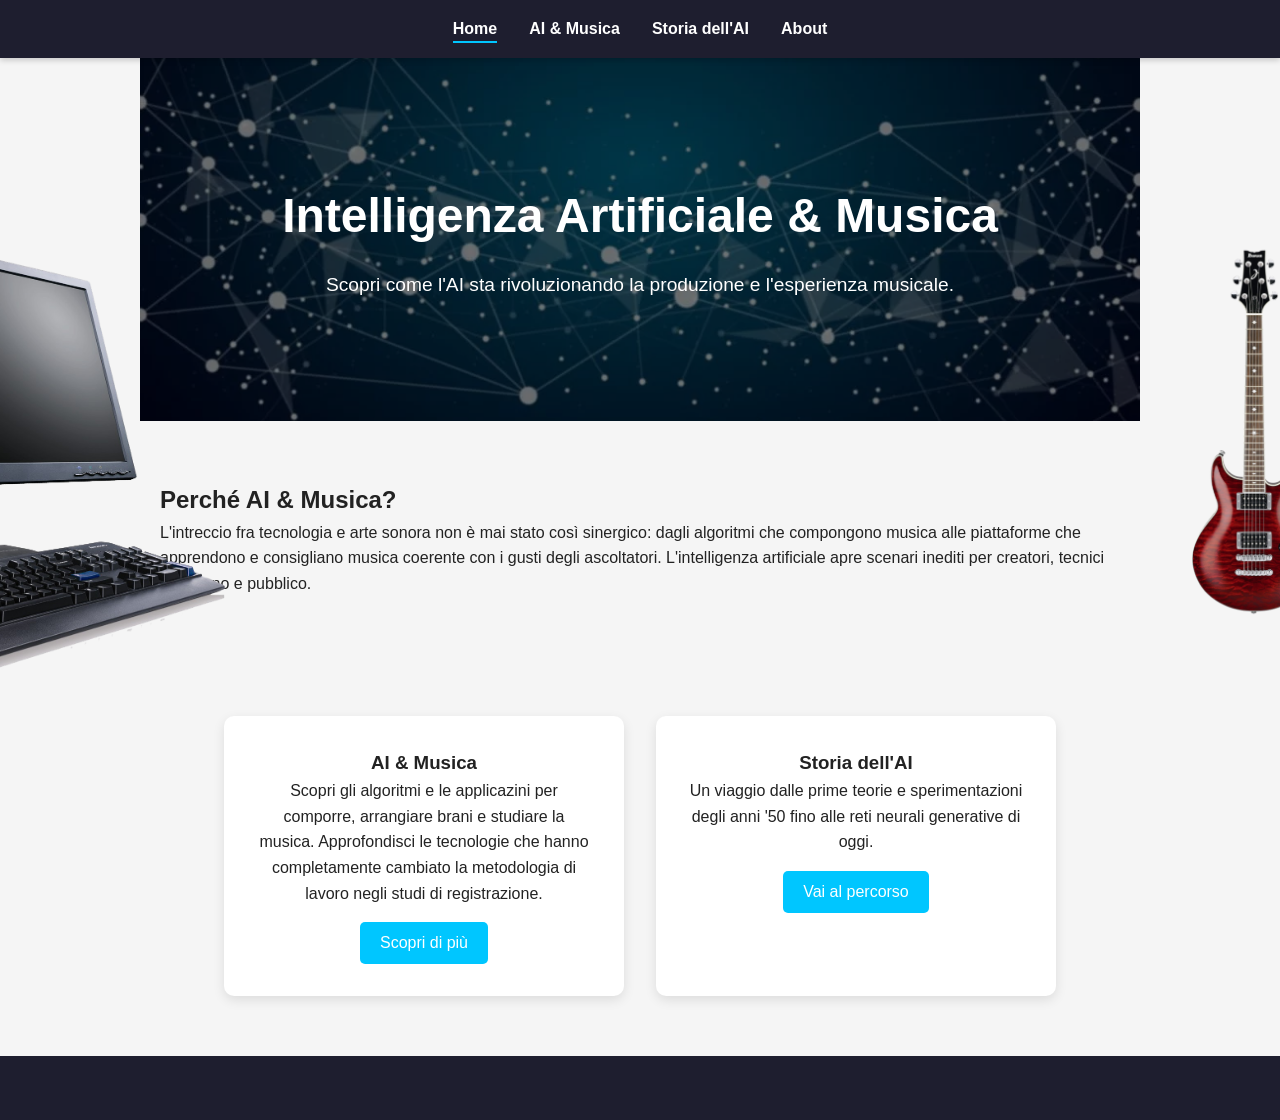
<file: index.html>
<!DOCTYPE html>
<html lang="it">
<head>
  <meta charset="UTF-8" />
  <meta name="viewport" content="width=device-width, initial-scale=1.0" />
  <title>AI & Musica | Home</title>
  <meta name="description" content="Approfondisci come l'intelligenza artificiale sta trasformando la musica: composizione, produzione, storia e prospettive future." />
  <link rel="preload" href="computer.png" as="image">
  <link rel="preload" href="chitarra.png" as="image">
  <link rel="stylesheet" href="style.css" />
  <link rel="icon" href="favicon.ico" type="image/x-icon">
</head>
<body>
  <header>
    <nav class="navbar">
      <ul class="nav-list">
        <li><a href="home.html" class="active">Home</a></li>
        <li><a href="ai-musica.html">AI & Musica</a></li>
        <li><a href="storia-ai.html">Storia dell'AI</a></li>
        <li><a href="about.html">About</a></li>
      </ul>
    </nav>
  </header>

  <main>
    <section class="hero">
      <h1>Intelligenza Artificiale &amp; Musica</h1>
      <p>Scopri come l'AI sta rivoluzionando la produzione e l'esperienza musicale.</p>
    </section>

    <section class="overview">
      <h2>Perché AI &amp; Musica?</h2>
      <p>L'intreccio fra tecnologia e arte sonora non è mai stato così sinergico: dagli algoritmi che compongono musica alle piattaforme che apprendono e consigliano musica coerente con i gusti degli ascoltatori.
	  L'intelligenza artificiale apre scenari inediti per creatori, tecnici del suono e pubblico.</p>
    </section>

    <section class="cards">
      <article class="card">
        <h3>AI &amp; Musica</h3>
        <p>Scopri gli algoritmi e le applicazini per comporre, arrangiare brani e studiare la musica. Approfondisci le
		tecnologie che hanno completamente cambiato la metodologia di lavoro negli studi di registrazione.</p>
        <a class="button" href="ai-musica.html">Scopri di più</a>
      </article>
      <article class="card">
        <h3>Storia dell'AI</h3>
        <p>Un viaggio dalle prime teorie e sperimentazioni degli anni '50 fino alle reti neurali generative di oggi.</p>
        <a class="button" href="storia-ai.html">Vai al percorso</a>
      </article>
    </section>
  </main>

  <footer>
    <!--<p>&copy; 2025 AI & Musica. Tutti i diritti riservati.</p>-->
  </footer>
</body>
</html>
</file>
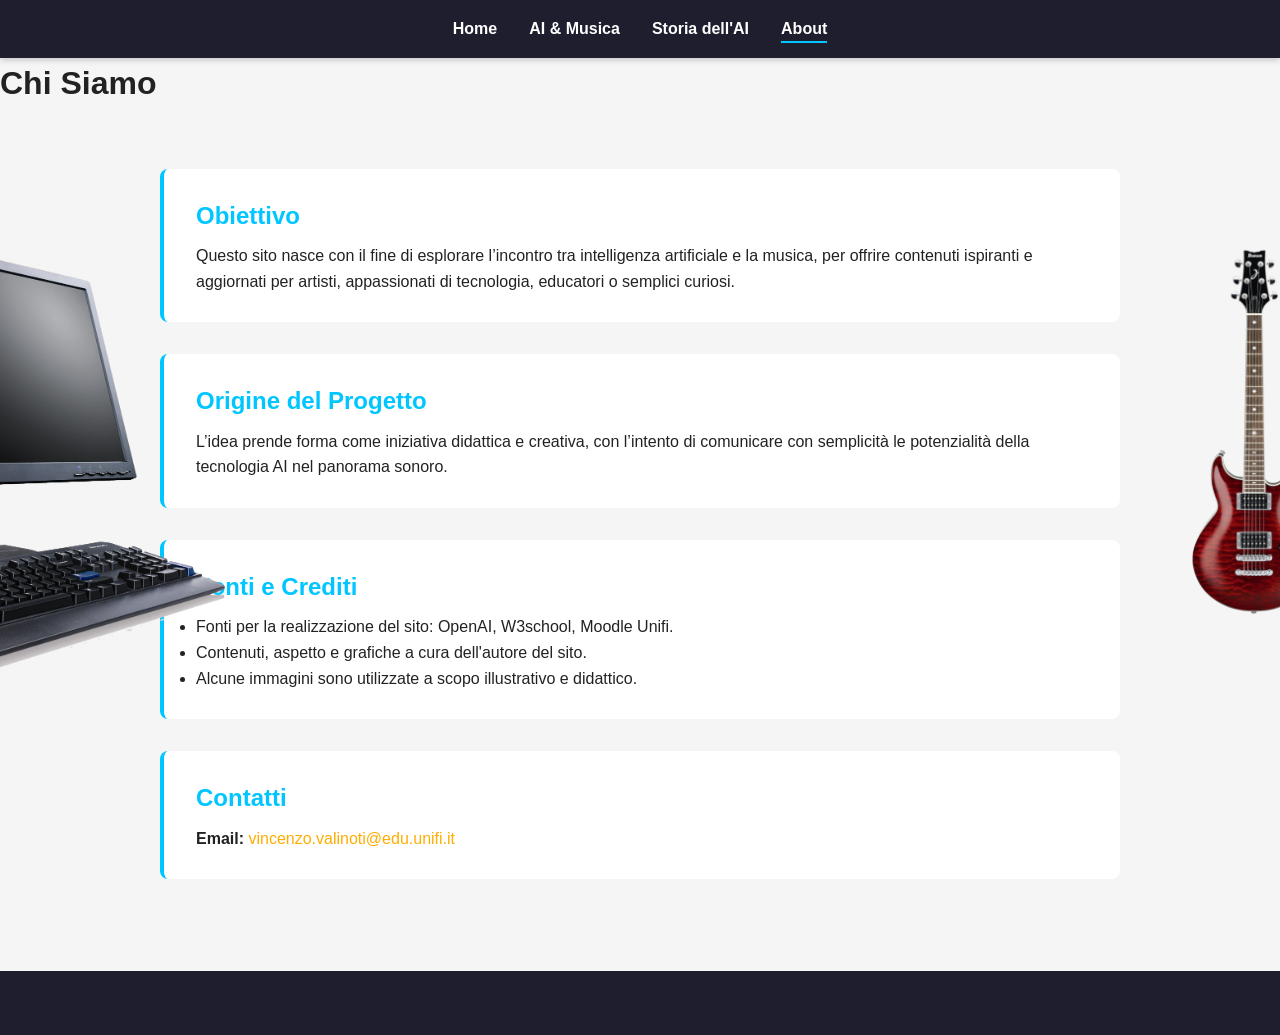
<file: about.html>
<!DOCTYPE html>
<html lang="it">
<head>
  <meta charset="UTF-8" />
  <meta name="viewport" content="width=device-width, initial-scale=1.0" />
  <title>AI & Musica | About</title>
  <link rel="preload" href="computer.png" as="image">
  <link rel="preload" href="chitarra.png" as="image">
  <link rel="stylesheet" href="style.css" />
  <link rel="icon" href="favicon.ico" type="image/x-icon">
</head>
<body>
  <header>
    <nav class="navbar">
      <ul class="nav-list">
        <li><a href="home.html">Home</a></li>
        <li><a href="ai-musica.html">AI & Musica</a></li>
        <li><a href="storia-ai.html">Storia dell'AI</a></li>
        <li><a href="about.html" class="active">About</a></li>
      </ul>
    </nav>
  </header>

  <main>
    <h1>Chi Siamo</h1>

    <section class="timeline">
      <article>
        <h2>Obiettivo</h2>
        <p>Questo sito nasce con il fine di esplorare l’incontro tra intelligenza artificiale e la musica, per offrire contenuti ispiranti e aggiornati per artisti, appassionati di tecnologia, educatori o semplici curiosi.</p>
      </article>

      <article>
        <h2>Origine del Progetto</h2>
        <p>L’idea prende forma come iniziativa didattica e creativa, con l’intento di comunicare con semplicità le potenzialità della tecnologia AI nel panorama sonoro.</p>
      </article>

      <article>
        <h2>Fonti e Crediti</h2>
        <ul>
          <li>Fonti per la realizzazione del sito: OpenAI, W3school, Moodle Unifi.</li>
          <li>Contenuti, aspetto e grafiche a cura dell'autore del sito.</li>
          <li>Alcune immagini sono utilizzate a scopo illustrativo e didattico.</li>
        </ul>
      </article>

      <article>
        <h2>Contatti</h2>
         <p><strong>Email: </strong><a href="mailto:vincenzo.valinoti@edu.unifi.it">vincenzo.valinoti@edu.unifi.it</p>
      </article>
    </section>
  </main>

  <footer>
    <!--<p>&copy; 2025 AI & Musica. Tutti i diritti riservati.</p>-->
  </footer>
</body>
</html>
</file>
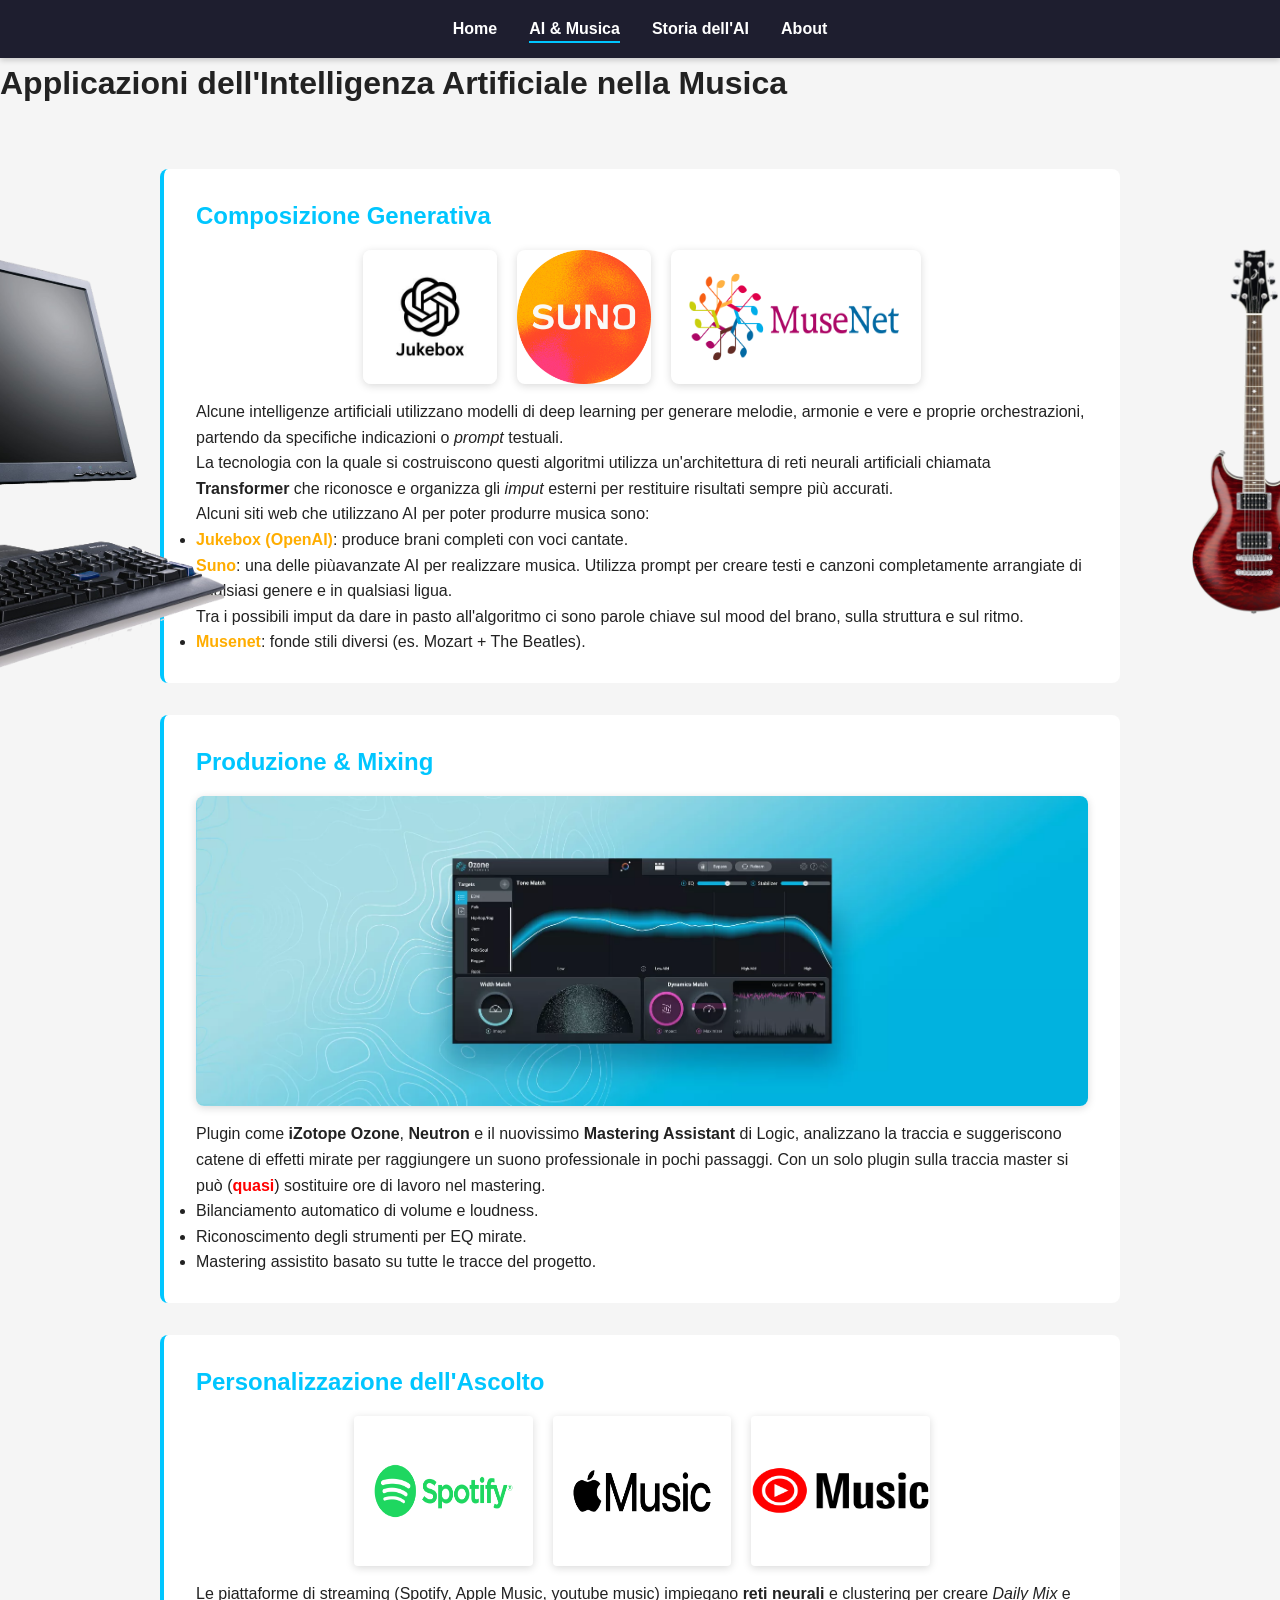
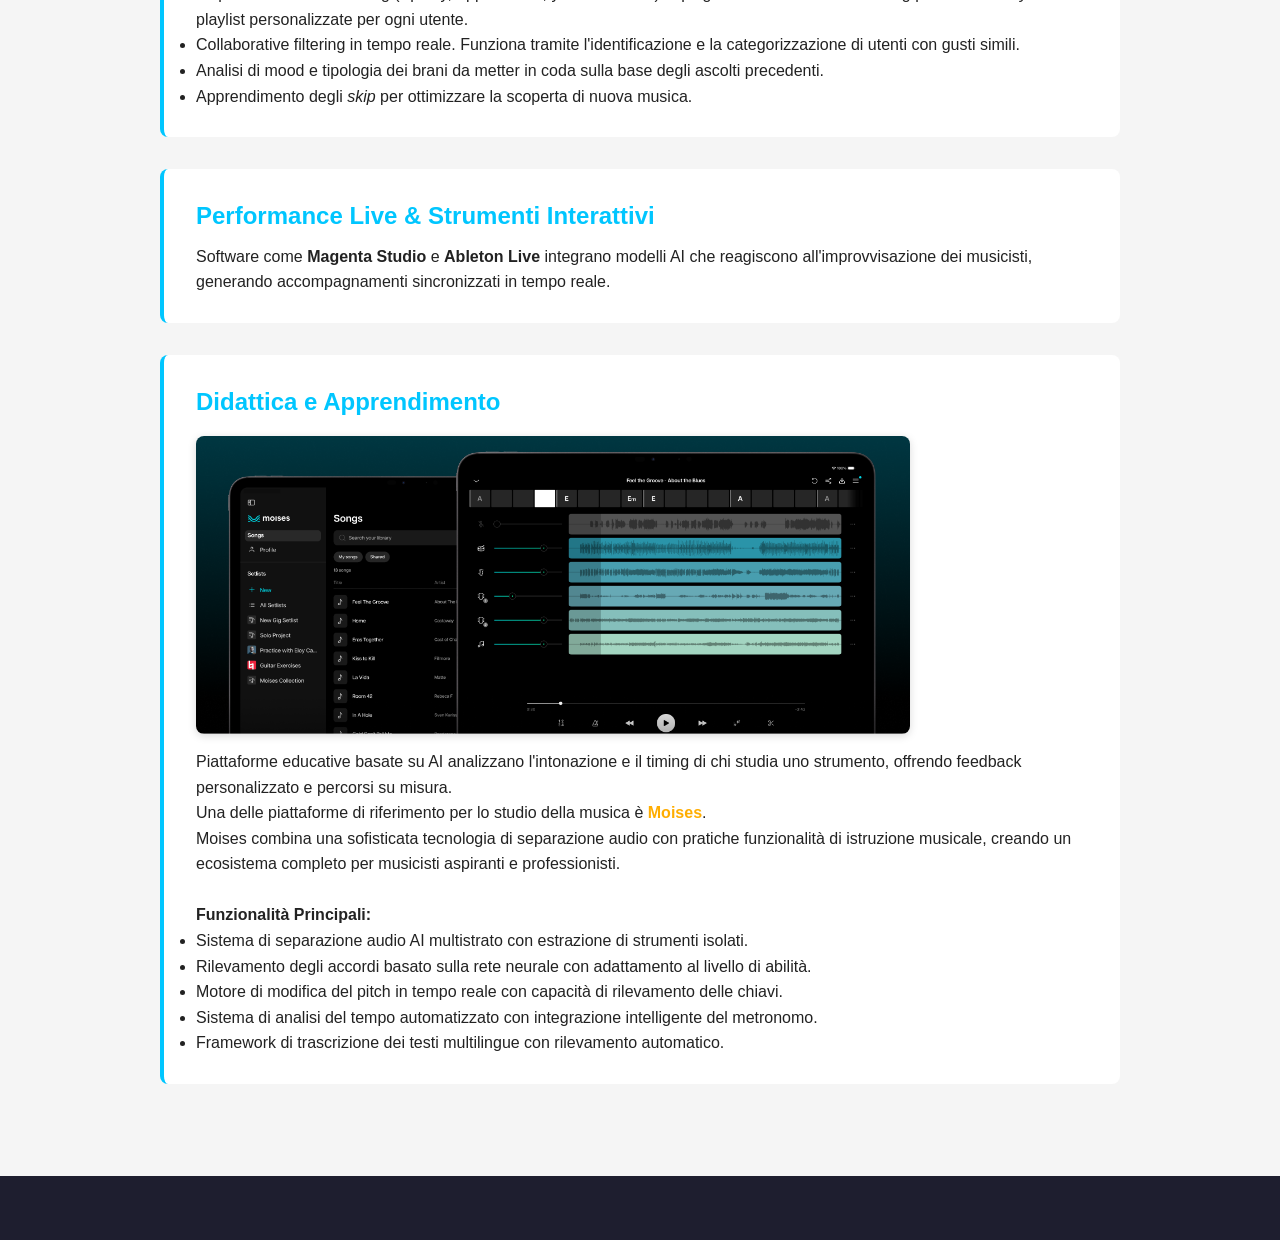
<file: ai-musica.html>
<!DOCTYPE html>
<html lang="it">
<head>
  <meta charset="UTF-8" />
  <meta name="viewport" content="width=device-width, initial-scale=1.0" />
  <title>AI & Musica | Applicazioni</title>
  <link rel="preload" href="computer.png" as="image">
  <link rel="preload" href="chitarra.png" as="image">
  <link rel="stylesheet" href="style.css" />
  <link rel="icon" href="favicon.ico" type="image/x-icon">
</head>
<body>
  <header>
    <nav class="navbar">
      <ul class="nav-list">
        <li><a href="home.html">Home</a></li>
        <li><a href="ai-musica.html" class="active">AI & Musica</a></li>
        <li><a href="storia-ai.html">Storia dell'AI</a></li>
        <li><a href="about.html">About</a></li>
      </ul>
    </nav>
  </header>

  <main>
    <h1>Applicazioni dell'Intelligenza Artificiale nella Musica</h1>

    <section class="timeline">
      <article>
        <h2>Composizione Generativa</h2>
		<div class="galleria-affiancata">
		<img src="jukebox.jpg" alt="logo Jukebox" class="img-affiancata">
		<img src="suno.png" alt="logo Suno" class="img-affiancata">
		<img src="musenet.png" alt="logo MuseNet" class="img-affiancata" style="width:250px;">
		</div>
		
        <p>Alcune intelligenze artificiali utilizzano modelli di deep learning per generare melodie, armonie e vere e proprie orchestrazioni, partendo da specifiche indicazioni o <em>prompt</em> testuali.<br>
		La tecnologia con la quale si costruiscono questi algoritmi utilizza un'architettura di reti neurali artificiali chiamata <strong>Transformer</strong> che riconosce e organizza gli <em>imput</em> esterni per restituire risultati sempre più accurati.<br>
		Alcuni siti web che utilizzano AI per poter produrre musica sono:
		</p>
        <ul>
          <li><a href="https://openai.com/index/jukebox/" title="Apri Jukebox" target="_blank"><strong>Jukebox (OpenAI)</strong></a>: produce brani completi con voci cantate.</li>
          <li><a href="https://suno.com/" title="Apri Suno" target="_blank"><strong>Suno</strong></a>: una delle piùavanzate AI per realizzare musica. Utilizza prompt per creare testi e canzoni completamente arrangiate di qualsiasi genere e in qualsiasi ligua.<br>
		  Tra i possibili imput da dare in pasto all'algoritmo ci sono parole chiave sul mood del brano, sulla struttura e sul ritmo. </li>
          <li><a href="https://creativitywith.ai/musenet/" title="Apri MuseNet" target="_blank"><strong>Musenet</strong></a>: fonde stili diversi (es. Mozart + The Beatles).</li>
        </ul>
      </article>

      <article>
        <h2>Produzione &amp; Mixing</h2>
                <img src="ozone.webp" alt="screen ozone" class="immagine-articolo1">
				<p>Plugin come <strong>iZotope Ozone</strong>, <strong>Neutron</strong> e il nuovissimo <strong>Mastering Assistant</strong> di Logic,
				analizzano la traccia e suggeriscono catene di effetti mirate per raggiungere un suono professionale in pochi passaggi. 
				Con un solo plugin sulla traccia master si può (<span style="color: red;"><strong>quasi</strong></span>) sostituire ore di lavoro nel mastering. </p>
				
        <ul>
          <li>Bilanciamento automatico di volume e loudness.</li>
          <li>Riconoscimento degli strumenti per EQ mirate.</li>
          <li>Mastering assistito basato su tutte le tracce del progetto.</li>
        </ul>
      </article>

      <article>
        <h2>Personalizzazione dell'Ascolto</h2>
		<div class="galleria-affiancata1">
		<img src="spotify.png" alt="logo Spotify" class="img-affiancata1">
		<img src="applemusic.png" alt="logo Applemusic" class="img-affiancata1">
		<img src="youtmusic.png" alt="logo youtube Music" class="img-affiancata1">
		</div>
		
        <p>Le piattaforme di streaming (Spotify, Apple Music, youtube music) impiegano <strong>reti neurali</strong> e clustering per creare <em>Daily Mix</em> e playlist personalizzate per ogni utente.</p>
        <ul>
          <li>Collaborative filtering in tempo reale. Funziona tramite l'identificazione e la categorizzazione di utenti con gusti simili.</li>
          <li>Analisi di mood e tipologia dei brani da metter in coda sulla base degli ascolti precedenti.</li>
          <li>Apprendimento degli <em>skip</em> per ottimizzare la scoperta di nuova musica.</li>
        </ul>
      </article>

      <article>
        <h2>Performance Live &amp; Strumenti Interattivi</h2>
        <p>Software come <strong>Magenta Studio</strong> e <strong>Ableton Live</strong> integrano modelli AI che reagiscono all'improvvisazione dei musicisti, generando accompagnamenti sincronizzati in tempo reale.</p>
      </article>

      <article>
        <h2>Didattica e Apprendimento</h2>
		    <img src="Moises.png" alt="Moises screen" Title="app di Moises su tablet" class="immagine-articolo2">
        <p>Piattaforme educative basate su AI analizzano l'intonazione e il timing di chi studia uno strumento, offrendo feedback personalizzato e percorsi su misura.<br>
		Una delle piattaforme di riferimento per lo studio della musica è <a href="https://moises.ai/it/" target="_blank" title="Apri Moises"><strong>Moises</strong></a>.<br>
		Moises combina una sofisticata tecnologia di separazione audio con pratiche funzionalità di istruzione musicale, creando un ecosistema completo per musicisti aspiranti e professionisti.<br>
		<br>
		<strong>Funzionalità Principali:</strong>
		<ul>
            <li>Sistema di separazione audio AI multistrato con estrazione di strumenti isolati.</li>
			<li>Rilevamento degli accordi basato sulla rete neurale con adattamento al livello di abilità.</li>
			<li>Motore di modifica del pitch in tempo reale con capacità di rilevamento delle chiavi.</li>
			<li>Sistema di analisi del tempo automatizzato con integrazione intelligente del metronomo.</li>
			<li>Framework di trascrizione dei testi multilingue con rilevamento automatico.</li>
		</ul>
		</p>
      </article>
    </section>
  </main>

  <footer>
   <!--<p>&copy; 2025 AI & Musica. Tutti i diritti riservati.</p>-->
  </footer>
</body>
</html>
</file>
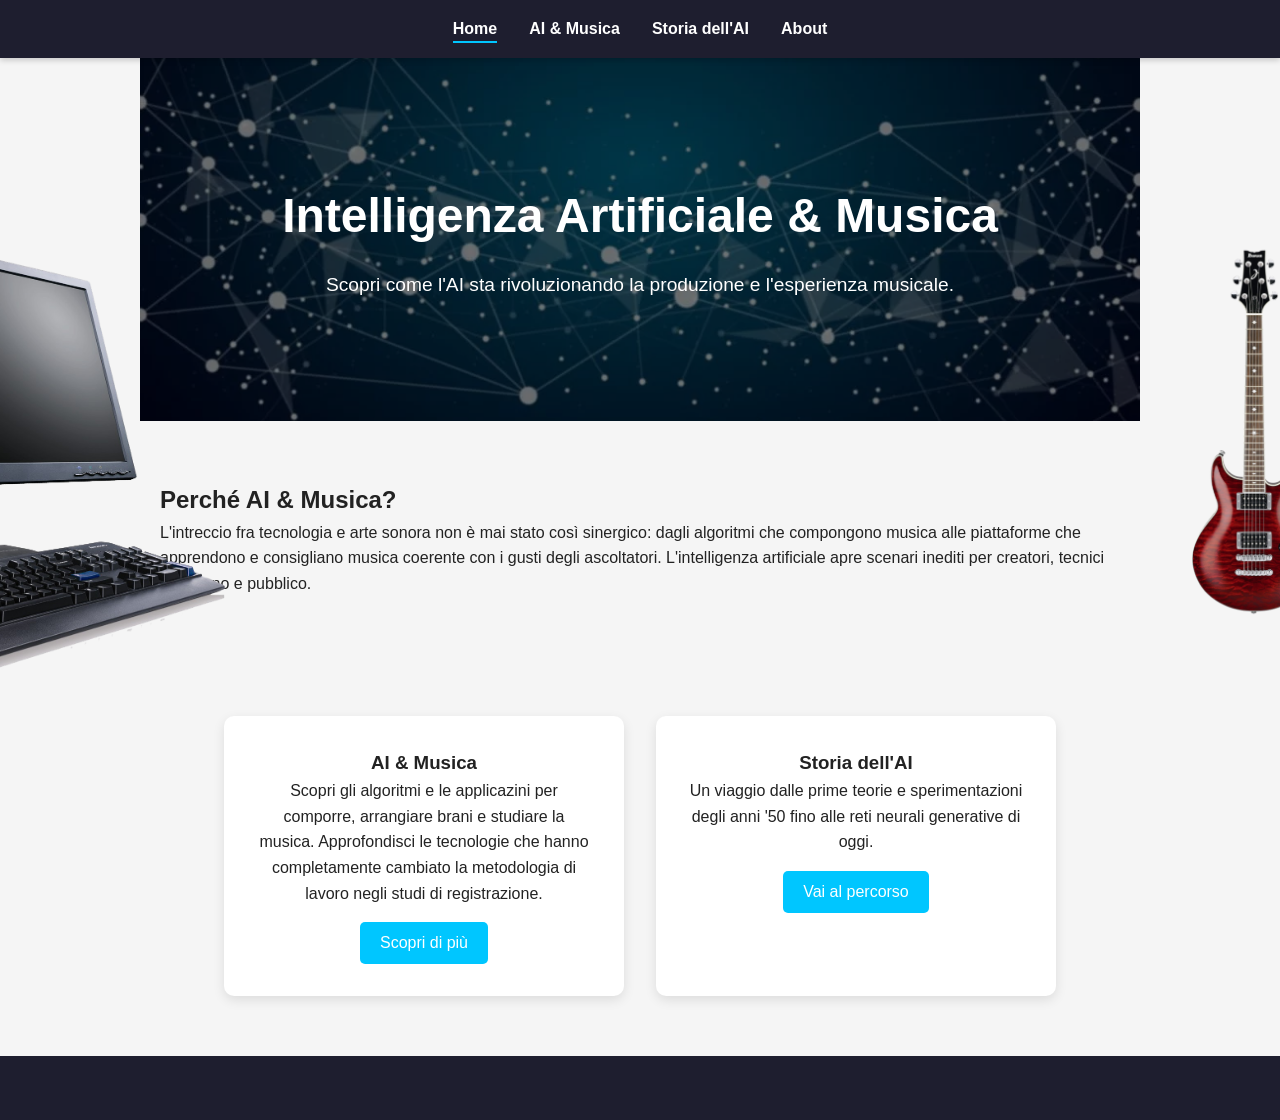
<file: home.html>
<!DOCTYPE html>
<html lang="it">
<head>
  <meta charset="UTF-8" />
  <meta name="viewport" content="width=device-width, initial-scale=1.0" />
  <title>AI & Musica | Home</title>
  <meta name="description" content="Approfondisci come l'intelligenza artificiale sta trasformando la musica: composizione, produzione, storia e prospettive future." />
  <link rel="preload" href="computer.png" as="image">
  <link rel="preload" href="chitarra.png" as="image">
  <link rel="stylesheet" href="style.css" />
  <link rel="icon" href="favicon.ico" type="image/x-icon">
</head>
<body>
  <header>
    <nav class="navbar">
      <ul class="nav-list">
        <li><a href="home.html" class="active">Home</a></li>
        <li><a href="ai-musica.html">AI & Musica</a></li>
        <li><a href="storia-ai.html">Storia dell'AI</a></li>
        <li><a href="about.html">About</a></li>
      </ul>
    </nav>
  </header>

  <main>
    <section class="hero">
      <h1>Intelligenza Artificiale &amp; Musica</h1>
      <p>Scopri come l'AI sta rivoluzionando la produzione e l'esperienza musicale.</p>
    </section>

    <section class="overview">
      <h2>Perché AI &amp; Musica?</h2>
      <p>L'intreccio fra tecnologia e arte sonora non è mai stato così sinergico: dagli algoritmi che compongono musica alle piattaforme che apprendono e consigliano musica coerente con i gusti degli ascoltatori.
	  L'intelligenza artificiale apre scenari inediti per creatori, tecnici del suono e pubblico.</p>
    </section>

    <section class="cards">
      <article class="card">
        <h3>AI &amp; Musica</h3>
        <p>Scopri gli algoritmi e le applicazini per comporre, arrangiare brani e studiare la musica. Approfondisci le
		tecnologie che hanno completamente cambiato la metodologia di lavoro negli studi di registrazione.</p>
        <a class="button" href="ai-musica.html">Scopri di più</a>
      </article>
      <article class="card">
        <h3>Storia dell'AI</h3>
        <p>Un viaggio dalle prime teorie e sperimentazioni degli anni '50 fino alle reti neurali generative di oggi.</p>
        <a class="button" href="storia-ai.html">Vai al percorso</a>
      </article>
    </section>
  </main>

  <footer>
    <!--<p>&copy; 2025 AI & Musica. Tutti i diritti riservati.</p>-->
  </footer>
</body>
</html>
</file>
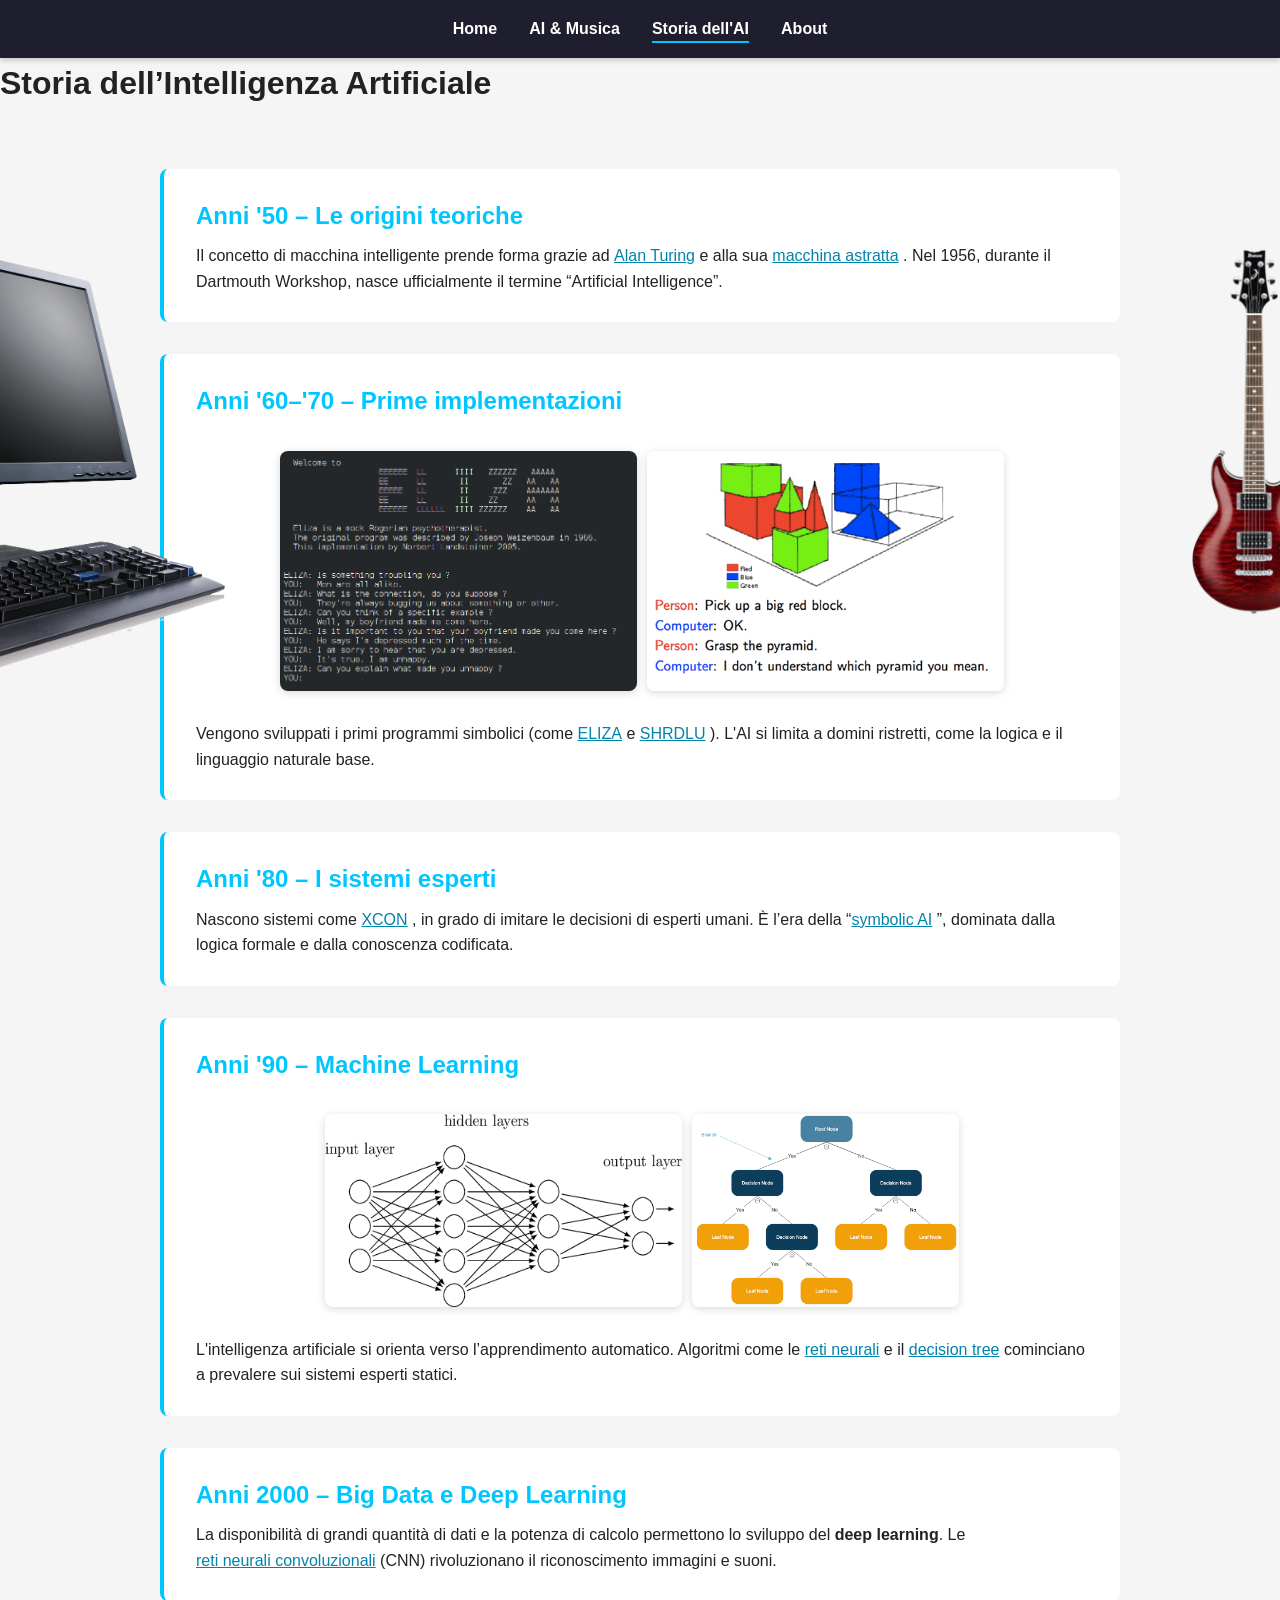
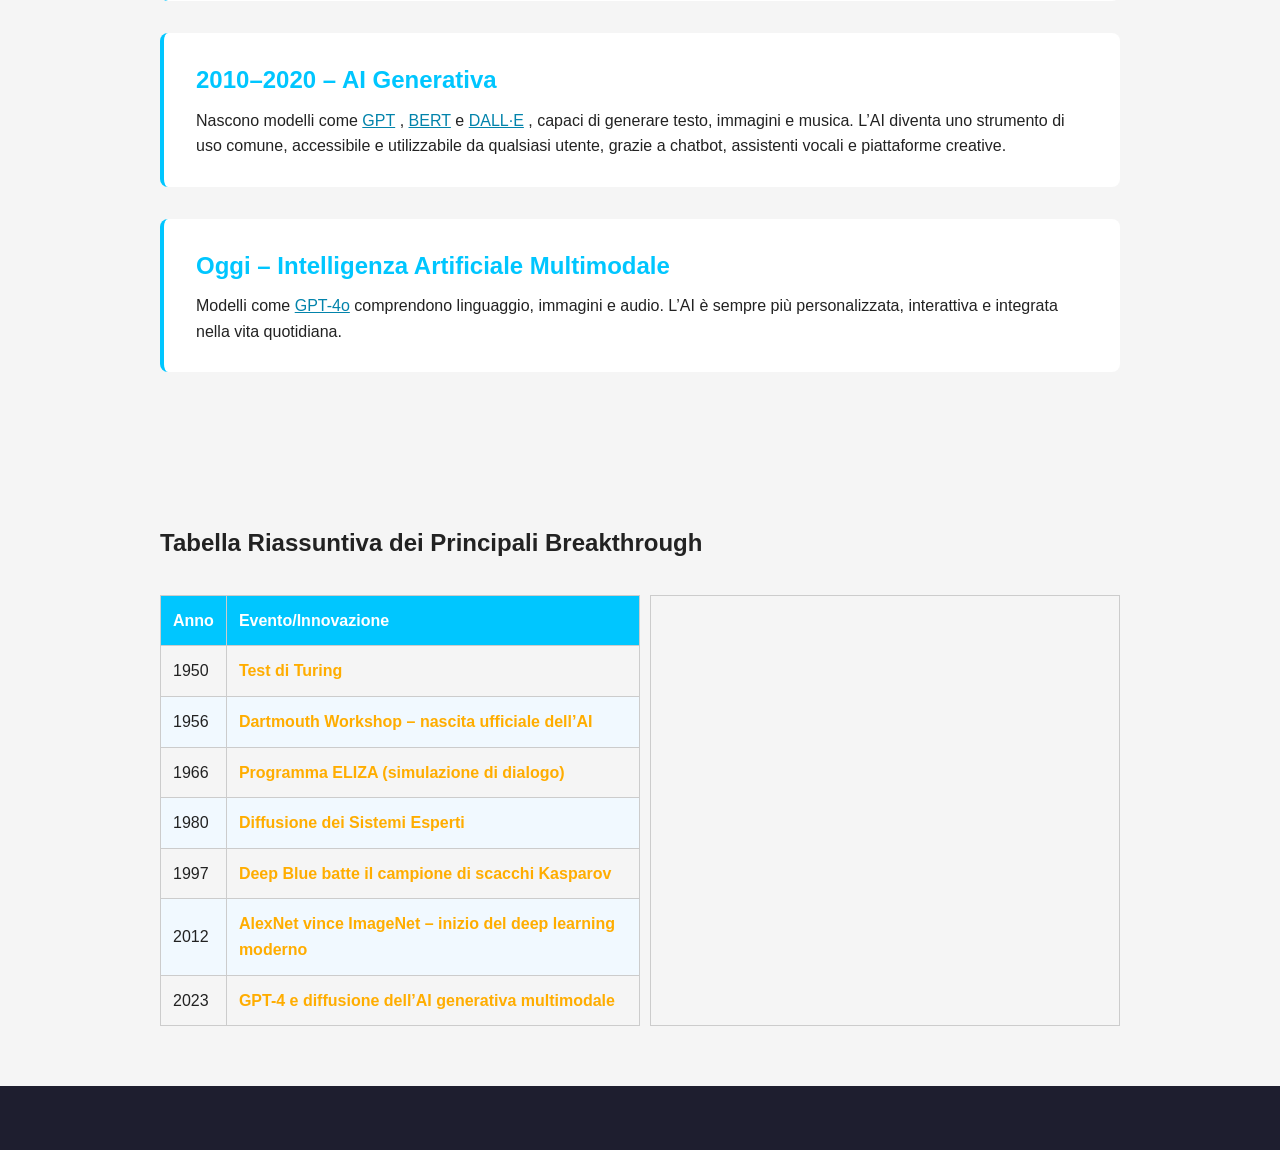
<file: storia-ai.html>
<!DOCTYPE html>
<html lang="it">
<head>
  <meta charset="UTF-8" />
  <meta name="viewport" content="width=device-width, initial-scale=1.0" />
  <title>Storia dell'Intelligenza Artificiale</title>
  <link rel="preload" href="computer.png" as="image">
  <link rel="preload" href="chitarra.png" as="image">
  <link rel="stylesheet" href="style.css" />
 <link rel="icon" href="favicon.ico" type="image/x-icon">
</head>
<body>
  <header>
    <nav class="navbar">
      <ul class="nav-list">
        <li><a href="home.html">Home</a></li>
        <li><a href="ai-musica.html">AI & Musica</a></li>
        <li><a href="storia-ai.html" class="active">Storia dell'AI</a></li>
        <li><a href="about.html">About</a></li>
      </ul>
    </nav>
  </header>

  <main>
    <h1>Storia dell’Intelligenza Artificiale</h1>

    <section class="timeline">
      <article>
        <h2>Anni '50 – Le origini teoriche</h2>
        <p>Il concetto di macchina intelligente prende forma grazie ad <span class="tooltip-parola">Alan Turing
		    <span class="tooltip-box">
			<img src="alanturing.jpg" alt="faccione di Alan Turing"
			<span class="Tooltip-descrizione">Alan Mathison Turing(1912-1954) è stato un matematico, logico, crittografo e filosofo britannico,
			considerato uno dei padri dell'informatica e uno dei più grandi matematici del XX secolo.</span>
			</span>
		</span>	
			e alla sua <span class="tooltip-parola">macchina astratta
			<span class="tooltip-box">
			<span class="Tooltip-descrizione">Una macchina di Turing (o più brevemente MdT, in inglese TM, da Turing machine) 
			è un modello matematico computazionale che descrive una macchina astratta che manipola (legge e scrive) i dati contenuti su un nastro di lunghezza potenzialmente infinita, 
			secondo un insieme prefissato di regole ben definite. A dispetto della sua apparente semplicità, 
			questo modello è in grado di simulare la logica di qualunque algoritmo eseguibile su un computer reale.</span>
			</span>
		</span>	
			
			. Nel 1956, durante il Dartmouth Workshop, nasce ufficialmente il termine “Artificial Intelligence”.
			</p>
      </article>

      <article>
        <h2>Anni '60–'70 – Prime implementazioni</h2>
		<div class="galleria-affiancata3">
		<img src="ELIZA.png" alt="conversazione con Eliza" title="conversazione con Eliza" class="immagine-articolo3">
		<img src="SHRDLU.png" alt="conversazione con SHRDLU" title="conversazione con SHRDLU" class="immagine-articolo3"> 
		</div>
        <p>Vengono sviluppati i primi programmi simbolici (come <span class="tooltip-parola">ELIZA
		<span class="tooltip-box">
			<span class="Tooltip-descrizione">ELIZA è un chatterbot scritto nel 1966 da Joseph Weizenbaum. Il bot consiste in un analizzatore lessicale e un insieme di regole (script) 
			che permettono al chatterbot di simulare una conversazione in inglese, gallese o tedesco.</span>
			</span>
		</span>	
			e <span class="tooltip-parola">SHRDLU
		<span class="tooltip-box">
			<span class="Tooltip-descrizione">SHRDLU è un programma di comprensione del linguaggio naturale sviluppato da Terry Winograd al MIT nel periodo 1968-1970. 
			È stato scritto nei linguaggi di programmazione Micro Planner e Lisp su un computer DEC PDP-6 e un terminale grafico DEC.</span>
		    </span>
		</span>	
		). L'AI si limita a domini ristretti, come la logica e il linguaggio naturale base.
		</p>
      </article>

      <article>
        <h2>Anni '80 – I sistemi esperti</h2>
        <p>Nascono sistemi come <span class="tooltip-parola">XCON
		<span class="tooltip-box">
			<span class="Tooltip-descrizione">1980.- Digital Equipment Corporations sviluppa R1 (noto anche come XCON), il primo sistema esperto commerciale di successo. 
			Progettato per configurare gli ordini per nuovi sistemi informatici, R1 dà il via a un boom di investimenti in sistemi esperti che durerà per gran parte del decennio.</span>
			</span>
		</span>	
		
		
		, in grado di imitare le decisioni di esperti umani. È l’era della “<span class="tooltip-parola">symbolic AI
		<span class="tooltip-box">
			<span class="Tooltip-descrizione">Conosciuta anche come intelligenza artificiale basata su regole o logica, rappresenta un approccio fondamentale nel campo dell’intelligenza artificiale. 
			Questo metodo prevede l’uso di simboli per rappresentare gli oggetti e le loro relazioni, 
			consentendo alle macchine di simulare il ragionamento umano e i processi decisionali.</span>
			</span>
		</span>	
			
		”, dominata dalla logica formale e dalla conoscenza codificata.</p>
      </article>

      <article>
        <h2>Anni '90 – Machine Learning</h2>
		
		<div class="galleria-affiancata4">
		<img src="rete neurale.png" alt="esempio direte neurale" title="Le reti neurali sono organizzate in strati, con un livello di input, 
			uno o più livelli nascosti e un livello di output" class="immagine-articolo3">
			
			
			
		<img src="decisiontree.png" alt="esempio di decisiontree" title="Esempio di decision tree." class="immagine-articolo4">
		
		</div>
		
        <p>L'intelligenza artificiale si orienta verso l’apprendimento automatico. Algoritmi come le <span class="tooltip-parola">reti neurali
		<span class="tooltip-box">
			<span class="Tooltip-descrizione">Le reti neurali sono modelli computazionali ispirati al cervello umano, utilizzati nell'ambito dell'intelligenza artificiale per l'apprendimento automatico e il riconoscimento di pattern complessi. 
			Questi modelli sono composti da nodi interconnessi, chiamati neuroni artificiali, 
			che lavorano insieme per elaborare informazioni e risolvere problemi.</span>
			</span>
		</span>	

		e il <span class="tooltip-parola">decision tree
		<span class="tooltip-box">
			<span class="Tooltip-descrizione">Un albero decisionale è un algoritmo di <strong>apprendimento supervisionato</strong> non parametrico che viene utilizzato sia per le attività di <strong>classificazione</strong> che di <strong>regressione</strong>. 
			Presenta una struttura gerarchica ad albero che consiste in un nodo radice, rami, nodi interni e nodi foglia.</span>
			</span>
		</span>	
         cominciano a prevalere sui sistemi esperti statici.</p>
      </article>

      <article>
        <h2>Anni 2000 – Big Data e Deep Learning</h2>
        <p>La disponibilità di grandi quantità di dati e la potenza di calcolo permettono lo sviluppo del <strong>deep learning</strong>. 
		Le <span class="tooltip-parola">reti neurali convoluzionali
		<span class="tooltip-box">
			<span class="Tooltip-descrizione">Le reti neurali convoluzionali (CNN o ConvNet) sono un tipo specializzato di rete neurale, 
			particolarmente efficace nell'elaborazione di dati con una struttura di griglia, come le immagini. 
			Sono ampiamente utilizzate nell'ambito della visione artificiale per compiti come il riconoscimento di oggetti, 
			la classificazione delle immagini e la segmentazione.</span>
			</span>
		</span>	

		(CNN) rivoluzionano il riconoscimento immagini e suoni.</p>
      </article>

      <article>
        <h2>2010–2020 – AI Generativa</h2>
        <p>Nascono modelli come <span class="tooltip-parola">GPT
		<span class="tooltip-box">
			<span class="Tooltip-descrizione">Il GPT (Generative Pre-trained Transformer) è una tecnologia di intelligenza artificiale basata sull'apprendimento profondo, 
			che consente di generare testi in modo automatico. Sviluppato da OpenAI nel 2018, 
			il GPT ha rivoluzionato il campo dell'elaborazione automatica del linguaggio naturale (NLP).</span>
			</span>
		</span>	
		
		, <span class="tooltip-parola">BERT
		<span class="tooltip-box">
			<span class="Tooltip-descrizione">BERT, acronimo di Bidirectional Encoder Representations from Transformers, è un modello di elaborazione del linguaggio naturale (NLP) sviluppato da Google. 
			È un modello di machine learning basato su trasformatori, 
			progettato per comprendere meglio il contesto delle parole in una frase.</span>
			</span>
		</span>	

		e <span class="tooltip-parola">DALL·E
		<span class="tooltip-box">
			<span class="Tooltip-descrizione">DALL-E è un modello di intelligenza artificiale, sviluppato da OpenAI, che genera immagini a partire da descrizioni testuali. 
			Puoi dare a DALL-E una descrizione di ciò che vuoi vedere, e lui creerà un'immagine corrispondente.</span>
			</span>
		</span>	
		
		, capaci di generare testo, immagini e musica. L’AI diventa uno strumento di uso comune, accessibile e utilizzabile da qualsiasi utente, grazie a chatbot, assistenti vocali e piattaforme creative.</p>
      </article>

      <article>
        <h2>Oggi – Intelligenza Artificiale Multimodale</h2>
        <p>Modelli come <span class="tooltip-parola">GPT-4o
		<span class="tooltip-box">
			<span class="Tooltip-descrizione">GPT-4o è un modello "tutto in uno", in grado di elaborare input e output multimodali da solo come una singola rete neurale. 
			Con i modelli precedenti, come GPT-4 Turbo e GPT-3.5, 
			gli utenti avevano bisogno delle API OpenAI e di altri modelli di supporto per inserire e generare vari tipi di contenuti.</span>
			</span>
		</span>	

		comprendono linguaggio, immagini e audio. L’AI è sempre più personalizzata, interattiva e integrata nella vita quotidiana.</p>
      </article>
    </section>
    
	
    <section>
	 <h2>Tabella Riassuntiva dei Principali Breakthrough</h2>
	  <div class="contenitore-affiancato">
      <table class="timeline-table">
        <thead>
          <tr>
            <th>Anno</th>
            <th>Evento/Innovazione</th>
          </tr>
        </thead>
        <tbody>
          <tr>
            <td>1950</td>
            <td><a href="https://it.wikipedia.org/wiki/Test_di_Turing" target="finestra"><strong>Test di Turing</strong></a></td>
          </tr>
          <tr>
            <td>1956</td>
            <td><a href="https://it.wikipedia.org/wiki/Conferenza_di_Dartmouth" target="finestra"><strong>Dartmouth Workshop – nascita ufficiale dell’AI</strong></a></td>
          </tr>
          <tr>
            <td>1966</td>
            <td><a href="https://www.previdir.it/eliza-la-rivoluzione-dellintelligenza-artificiale-negli-anni-60/" target="finestra"><strong>Programma ELIZA (simulazione di dialogo)</strong></td>
          </tr>
          <tr>
            <td>1980</td>
            <td><a href="https://orbyta.it/insights/ai-sistemi-esperti-e-rappresentazione-della-conoscenza/#:~:text=Un%20sistema%20esperto%20(o%20basato,nella%20branca%20dell'intelligenza%20artificiale." target="finestra"><strong>Diffusione dei Sistemi Esperti</strong></td>
          </tr>
          <tr>
            <td>1997</td>
            <td><a href="https://it.wikipedia.org/wiki/Deep_Blue_-_Kasparov,_1996,_partita_1" target="finestra"><strong>Deep Blue batte il campione di scacchi Kasparov</strong></td>
          </tr>
          <tr>
            <td>2012</td>
            <td><a href="https://www.wired.it/article/ilya-sutskever-openai-intelligenza-artificiale-ssi/" target="finestra"><strong>AlexNet vince ImageNet – inizio del deep learning moderno</strong></td>
          </tr>
          <tr>
            <td>2023</td>
            <td><a href="https://datamasters.it/blog/ecco-gpt-4-il-modello-ai-che-rivoluzionera-la-nostra-quotidianita/" target="finestra"><strong>GPT-4 e diffusione dell’AI generativa multimodale</strong></td>
          </tr>
        </tbody>
      </table>
	  <iframe name="finestra" width="50%" height="500" frameborder="0"></iframe>
	  </section>
	
	</div>
  </main>

  <footer>
    <!--<p>&copy; 2025 AI & Musica. Tutti i diritti riservati.</p>-->
  </footer>
</body>
</html>
</file>
<file: style.css>
/* ============================
   style.css
   ============================ */

/* RESET & GLOBALS */
* { margin: 0; padding: 0; box-sizing: border-box; }

body {
  font-family: "Segoe UI", Tahoma, Geneva, Verdana, sans-serif;
  background-color: #f5f5f5;
  color: #222;
  line-height: 1.6;
}

/* STICKY NAVBAR */
header {
  position: sticky;
  top: 0;
  z-index: 1000;
  background-color: #1e1e2f;
  box-shadow: 0 2px 6px rgba(0, 0, 0, 0.2);
}

a {
  color: #ffad00;
  text-decoration: none;
  transition: color 0.3s;
  padding-bottom: 0.25rem;
  transition: border-bottom 0.3s ease;
}

a:hover {
	border-bottom: 2px solid #ffad00;
}

.navbar {
  display: flex;
  justify-content: center;
  padding: 1rem 2rem;
}

.nav-list {
  list-style: none;
  display: flex;
  gap: 2rem;
}

.nav-list a {
  color: #fff;
  text-decoration: none;
  font-weight: 600;
  padding-bottom: 0.25rem;
  transition: border-bottom 0.3s ease;
}

.nav-list a:hover,
.nav-list a.active {
  border-bottom: 2px solid #00c6ff;
}

/* HERO */
.hero {
  background: linear-gradient(rgba(0, 0, 0, 0.55), rgba(0, 0, 0, 0.55)), url("ai-isia-sfuocato-1024x724.webp") center/cover no-repeat;
  color: #fff;
  text-align: center;
  padding: 120px 20px;
}

.hero h1 { font-size: 3rem; margin-bottom: 1rem; }
.hero p { font-size: 1.2rem; max-width: 650px; margin: auto; }

/* GENERIC SECTION */
section { padding: 60px 20px; 

max-width: 1000px; /*limita la larghezza di ogni <section> a un massimo di 950 pixel.*/

margin: auto; /*fa sì che, quando il browser è più largo di 950 px, lo spazio in eccesso venga equamente distribuito a sinistra e a destra, centrando il contenuto.*/
}

/* CARDS */
.cards { display: flex; flex-wrap: wrap; gap: 2rem; justify-content: center; }

.card {
  background: #fff;
  flex: 1 1 300px;
  max-width: 400px;
  padding: 2rem;
  border-radius: 10px;
  box-shadow: 0 4px 12px rgba(0, 0, 0, 0.1);
  text-align: center;
}

.button {
  display: inline-block;
  margin-top: 1rem;
  padding: 0.5rem 1.25rem;
  background-color: #00c6ff;
  color: #fff;
  border-radius: 5px;
  text-decoration: none;
  transition: background-color 0.3s ease;
}

.button:hover { background-color: #009ac6; }

/* TIMELINE LAYOUT */
.timeline article {
  background: #fff;
  padding: 1.75rem 2rem;
  border-left: 4px solid #00c6ff;
  border-radius: 8px;
  margin-bottom: 2rem;
}

.galleria-affiancata {
  display: flex;
  gap: 20px; /* spazio tra le immagini */
  flex-wrap: wrap; /* permette il wrap su schermi piccoli */
  justify-content: center;
  margin: 15px 0;
}

.galleria-affiancata1 {
  display: flex;
  gap: 20px; /* spazio tra le immagini */
  flex-wrap: wrap; /* permette il wrap su schermi piccoli */
  justify-content: center;
  margin: 15px 0;
}

.img-affiancata {
  width: 15%; /* 3 immagini affiancate con piccolo margine */
  height: auto;
  border-radius: 8px;
  box-shadow: 0 2px 8px rgba(0, 0, 0, 0.15);
}

.img-affiancata1 {
  width: 20%; /* 3 immagini affiancate con piccolo margine */
  height: 150px;
  border-radius: 4px;
  box-shadow: 0 2px 8px rgba(0, 0, 0, 0.15);
}


.immagine-articolo1 {
  max-width: 100%;
  height: auto;
  display: block;
  margin: 15px 0;
  border-radius: 8px;
  box-shadow: 0 2px 8px rgba(0,0,0,0.15);
}

.immagine-articolo2 {
  max-width: 80%;
  height: auto;
  display: block;
  margin: 15px 0;
  border-radius: 8px;
  box-shadow: 0 2px 8px rgba(0,0,0,0.15);
}

.timeline article h2 { color: #00c6ff; margin-bottom: 0.5rem; }

/* Tabella Timeline */
.timeline-table { width: 50%; border-collapse: collapse; margin-top: 2rem; }
.timeline-table th,
.timeline-table td { border: 1px solid #ccc; padding: 0.75rem; text-align: left; }
.timeline-table th { background-color: #00c6ff; color: #fff; }
.timeline-table tr:nth-child(even) { background-color: #f1f9ff; }

.contenitore-affiancato {
  display: flex;
  gap: 10px;
  align-items: flex-start;
}

.contenitore-affiancato timeline-table {
  flex: 1;
}

.contenitore-affiancato iframe {
  flex: 1;
  min-width: 400px;
  height: 431px;
  margin-top: 2rem; /*mi è servito per allinearmi alla tabella*/
  border: 1px solid #ccc;
  
  
}

.tooltip-parola {
  position: relative;
  display: inline-block; /* importante: evita l'andare a capo */
  cursor: help;
  color: #0283ab;
  text-decoration: underline;
}



.tooltip-box {
  display: none;
  position: absolute;
  top: 130%;
  left: 50%;
  transform: translateX(-50%);
  background-color: #fff;
  color: #000;
  padding: 10px;
  border: 1px solid #ccc;
  border-radius: 8px;
  box-shadow: 0 2px 8px rgba(0, 0, 0, 0.15);
  z-index: 1000;
  width: 220px;
  text-align: center;
}

.tooltip-box img {
  width: 60px;
  height: auto;
  margin-bottom: 8px;
}

.tooltip-descrizione {
  display: inline-block;
  font-size: 0.6em;
  color: #333;
}

.tooltip-parola:hover .tooltip-box {
  display: block;
}

.galleria-affiancata3 {
  display: flex;
  gap: 10px; /* spazio tra le immagini */
  flex-wrap: wrap; /* permette il wrap su schermi piccoli */
  justify-content: center;
  margin: 15px 0;
  
}

.galleria-affiancata4 {
  display: flex;
  gap: 10px; /* spazio tra le immagini */
  flex-wrap: wrap; /* permette il wrap su schermi piccoli */
  justify-content: center;
  margin: 15px 0;
  
}

.immagine-articolo3 {
  max-width: 40%;
  height: auto;
  display: block;
  margin: 15px 0;
  border-radius: 8px;
  box-shadow: 0 2px 8px rgba(0,0,0,0.15);
  
}

.immagine-articolo4 {
  max-width: 30%;
  height: auto;
  display: block;
  margin: 15px 0;
  border-radius: 8px;
  box-shadow: 0 2px 8px rgba(0,0,0,0.15);
  
}

/* FOOTER */
footer {
  text-align: center;
  padding: 2rem 1rem;
  background-color: #1e1e2f;
  color: #fff;
  font-size: 0.9rem;
}

/* FIXED SIDE IMAGES */
body::before,
body::after {
  content: "";
  position: fixed;
  top: 50%;
  transform: translateY(-50%);
  width: 260px;
  height: 460px;
  background-size: contain;
  background-repeat: no-repeat;
  z-index: 900; /* below navbar (1000) but above content */
  pointer-events: none;
}

body::before { /* COMPUTER LEFT */
  left: 0;
  background-image: url("computer.png");
}

body::after { /* GUITAR RIGHT */
  right: 0;
  background-image: url("chitarra.png");
}

/* Hide side images when class applied */
body.hide-sides::before,
body.hide-sides::after { display: none; }

/* RESPONSIVE – hide on narrow screens */
@media (max-width: 1000px) {
  body::before, body::after { display: none; }
}
</file>
